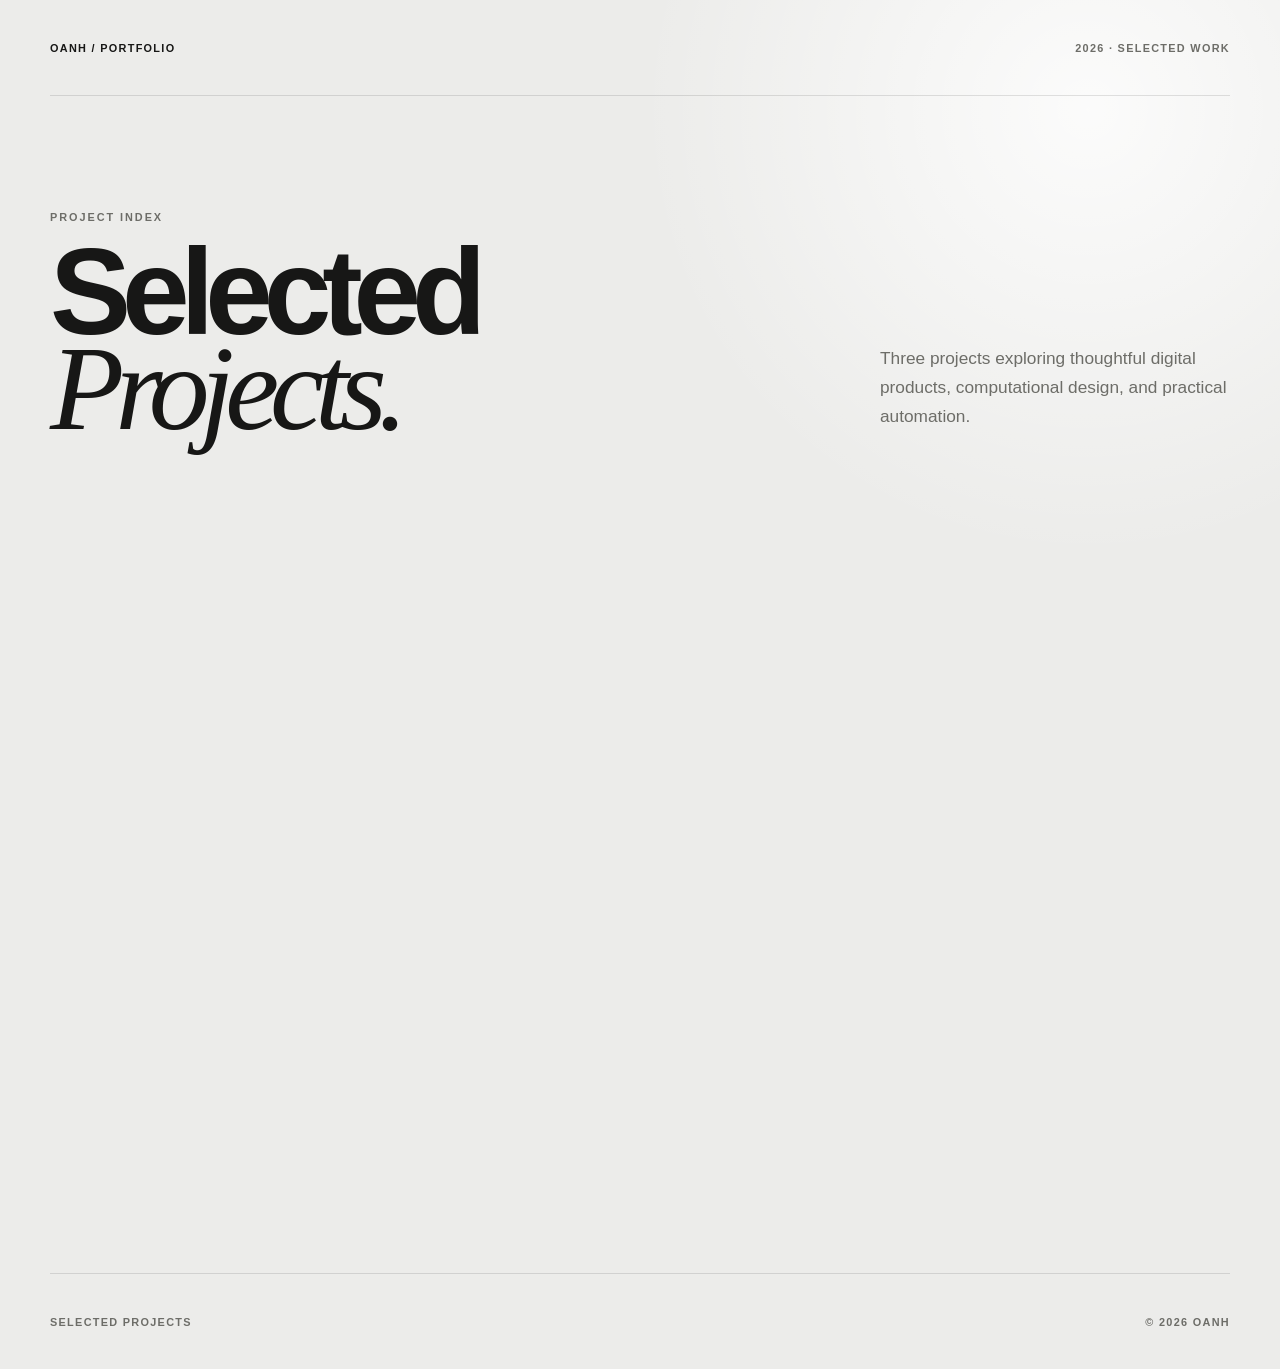
<file: index.html>
<!doctype html>
<html lang="en">
  <head>
    <meta charset="utf-8" />
    <meta name="viewport" content="width=device-width, initial-scale=1" />
    <meta http-equiv="refresh" content="0; url=./portfolio/" />
    <title>Portfolio</title>
    <link rel="canonical" href="./portfolio/" />
  </head>
  <body>
    <p><a href="./portfolio/">Open portfolio</a></p>
  </body>
</html>
</file>
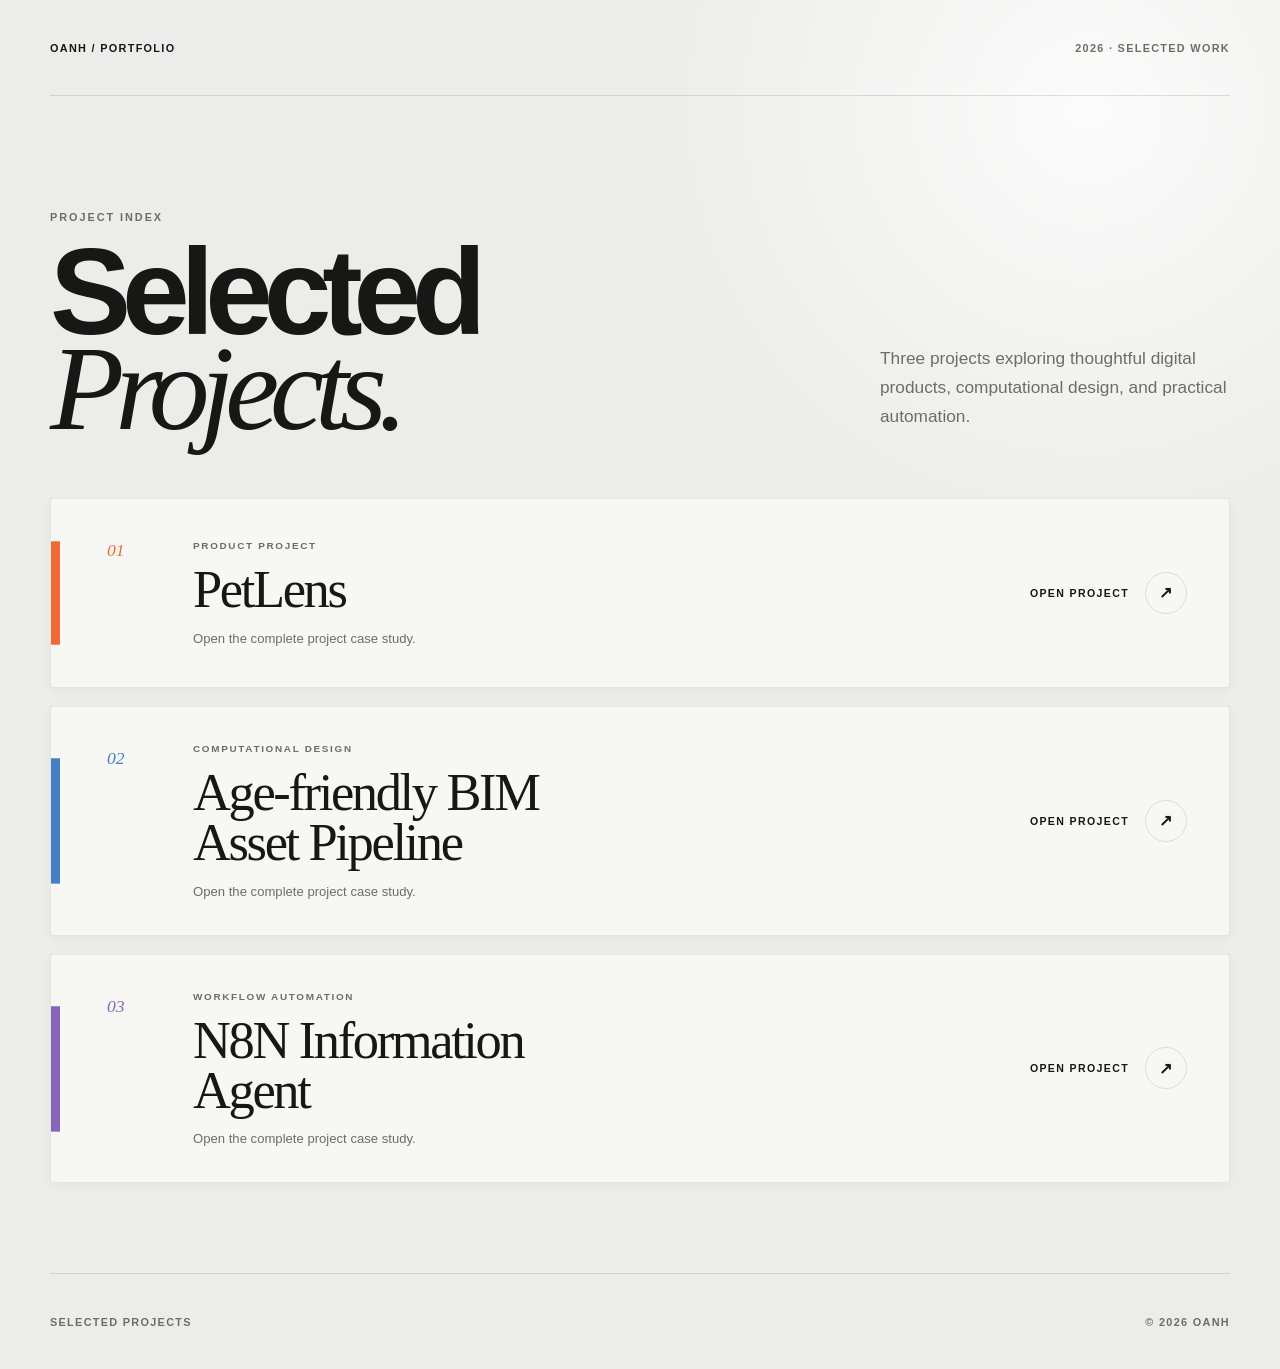
<file: portfolio/index.html>
<!doctype html>
<html lang="en">
  <head>
    <meta charset="utf-8" />
    <meta name="viewport" content="width=device-width, initial-scale=1" />
    <meta name="description" content="Selected projects by Oanh — PetLens, Age-friendly BIM Asset Pipeline, and N8N Information Agent." />
    <meta name="theme-color" content="#ececea" />
    <title>Selected Projects — Oanh</title>
    <link rel="stylesheet" href="./style.css" />
    <script src="./script.js" defer></script>
  </head>
  <body>
    <div class="page-shell">
      <header class="masthead">
        <a class="identity" href="./" aria-label="Selected Projects home">OANH / PORTFOLIO</a>
        <span class="edition">2026 · SELECTED WORK</span>
      </header>

      <main>
        <section class="intro" aria-labelledby="page-title">
          <p class="eyebrow">PROJECT INDEX</p>
          <h1 id="page-title">Selected<br /><em>Projects.</em></h1>
          <p class="intro-copy">Three projects exploring thoughtful digital products, computational design, and practical automation.</p>
        </section>

        <section class="project-list" aria-label="Project portfolio">
          <a class="project-card card-orange reveal" href="./pdf/petlens.pdf" target="_blank" rel="noopener" aria-label="Open PetLens project PDF">
            <span class="accent" aria-hidden="true"></span>
            <span class="project-number">01</span>
            <span class="project-content">
              <span class="project-type">PRODUCT PROJECT</span>
              <span class="project-title">PetLens</span>
              <span class="project-description">Open the complete project case study.</span>
            </span>
            <span class="project-action">OPEN PROJECT <span class="arrow" aria-hidden="true">↗</span></span>
          </a>

          <a class="project-card card-blue reveal" href="./pdf/agefriendly-bim.pdf" target="_blank" rel="noopener" aria-label="Open Age-friendly BIM Asset Pipeline project PDF">
            <span class="accent" aria-hidden="true"></span>
            <span class="project-number">02</span>
            <span class="project-content">
              <span class="project-type">COMPUTATIONAL DESIGN</span>
              <span class="project-title">Age-friendly BIM<br />Asset Pipeline</span>
              <span class="project-description">Open the complete project case study.</span>
            </span>
            <span class="project-action">OPEN PROJECT <span class="arrow" aria-hidden="true">↗</span></span>
          </a>

          <a class="project-card card-purple reveal" href="./pdf/n8n-information-agent.pdf" target="_blank" rel="noopener" aria-label="Open N8N Information Agent project PDF">
            <span class="accent" aria-hidden="true"></span>
            <span class="project-number">03</span>
            <span class="project-content">
              <span class="project-type">WORKFLOW AUTOMATION</span>
              <span class="project-title">N8N Information<br />Agent</span>
              <span class="project-description">Open the complete project case study.</span>
            </span>
            <span class="project-action">OPEN PROJECT <span class="arrow" aria-hidden="true">↗</span></span>
          </a>
        </section>
      </main>

      <footer>
        <span>SELECTED PROJECTS</span>
        <span>© <span id="year">2026</span> OANH</span>
      </footer>
    </div>
  </body>
</html>
</file>
<file: portfolio/style.css>
:root {
  color-scheme: light;
  --background: #ececea;
  --surface: #f8f8f5;
  --ink: #171716;
  --muted: #6d6d68;
  --line: rgba(23, 23, 22, 0.12);
  --orange: #ee6b36;
  --blue: #457fc4;
  --purple: #8664b8;
  --shadow: 0 24px 70px rgba(31, 31, 28, 0.14);
}

* {
  box-sizing: border-box;
}

html {
  scroll-behavior: smooth;
}

body {
  margin: 0;
  min-width: 320px;
  background:
    radial-gradient(circle at 85% 8%, rgba(255, 255, 255, 0.82), transparent 28rem),
    var(--background);
  color: var(--ink);
  font-family: Inter, "Helvetica Neue", Helvetica, Arial, sans-serif;
  -webkit-font-smoothing: antialiased;
}

a {
  color: inherit;
}

.page-shell {
  width: min(1180px, calc(100% - 48px));
  margin: 0 auto;
}

.masthead,
footer {
  display: flex;
  align-items: center;
  justify-content: space-between;
  letter-spacing: 0.12em;
  font-size: 0.68rem;
  font-weight: 700;
}

.masthead {
  min-height: 96px;
  border-bottom: 1px solid var(--line);
}

.identity {
  text-decoration: none;
}

.edition,
footer {
  color: var(--muted);
}

main {
  padding: clamp(70px, 9vw, 130px) 0 90px;
}

.intro {
  display: grid;
  grid-template-columns: 1fr minmax(240px, 350px);
  column-gap: 56px;
  align-items: end;
  margin-bottom: 62px;
}

.eyebrow {
  grid-column: 1 / -1;
  margin: 0 0 22px;
  color: var(--muted);
  font-size: 0.68rem;
  font-weight: 800;
  letter-spacing: 0.18em;
}

h1 {
  margin: 0;
  font-size: clamp(4rem, 9.5vw, 8.2rem);
  font-weight: 750;
  letter-spacing: -0.075em;
  line-height: 0.78;
}

h1 em {
  font-family: Georgia, "Times New Roman", serif;
  font-weight: 400;
}

.intro-copy {
  margin: 0 0 4px;
  color: var(--muted);
  font-size: clamp(0.95rem, 1.4vw, 1.08rem);
  line-height: 1.7;
}

.project-list {
  display: grid;
  gap: 18px;
}

.project-card {
  --card-accent: var(--orange);
  position: relative;
  display: grid;
  grid-template-columns: 56px minmax(0, 1fr) auto;
  align-items: center;
  gap: 30px;
  min-height: 190px;
  padding: 36px 42px 36px 56px;
  overflow: hidden;
  border: 1px solid rgba(23, 23, 22, 0.08);
  border-radius: 3px;
  background: rgba(248, 248, 245, 0.92);
  box-shadow: 0 3px 10px rgba(31, 31, 28, 0.035);
  text-decoration: none;
  transform: translateY(0);
  transition: transform 260ms ease, box-shadow 260ms ease, background 260ms ease;
}

.project-card::after {
  content: "";
  position: absolute;
  inset: 0;
  background: linear-gradient(110deg, transparent 55%, color-mix(in srgb, var(--card-accent) 7%, transparent));
  opacity: 0;
  pointer-events: none;
  transition: opacity 260ms ease;
}

.project-card:hover,
.project-card:focus-visible {
  z-index: 1;
  background: #fff;
  box-shadow: var(--shadow);
  transform: translateY(-7px);
}

.project-card:hover::after,
.project-card:focus-visible::after {
  opacity: 1;
}

.project-card:focus-visible {
  outline: 3px solid color-mix(in srgb, var(--card-accent) 62%, white);
  outline-offset: 4px;
}

.accent {
  position: absolute;
  inset: 0 auto 0 0;
  width: 9px;
  background: var(--card-accent);
  transform: scaleY(0.55);
  transform-origin: center;
  transition: transform 260ms ease;
}

.project-card:hover .accent,
.project-card:focus-visible .accent {
  transform: scaleY(1);
}

.card-blue {
  --card-accent: var(--blue);
}

.card-purple {
  --card-accent: var(--purple);
}

.project-number {
  align-self: start;
  padding-top: 5px;
  color: var(--card-accent);
  font-family: Georgia, "Times New Roman", serif;
  font-size: 1.1rem;
  font-style: italic;
}

.project-content {
  display: flex;
  flex-direction: column;
  align-items: flex-start;
}

.project-type {
  margin-bottom: 13px;
  color: var(--muted);
  font-size: 0.62rem;
  font-weight: 800;
  letter-spacing: 0.17em;
}

.project-title {
  font-family: Georgia, "Times New Roman", serif;
  font-size: clamp(2rem, 4.1vw, 3.5rem);
  letter-spacing: -0.045em;
  line-height: 0.96;
}

.project-description {
  margin-top: 16px;
  color: var(--muted);
  font-size: 0.82rem;
}

.project-action {
  position: relative;
  z-index: 1;
  display: inline-flex;
  align-items: center;
  gap: 16px;
  white-space: nowrap;
  font-size: 0.66rem;
  font-weight: 800;
  letter-spacing: 0.13em;
}

.arrow {
  display: grid;
  width: 42px;
  height: 42px;
  place-items: center;
  border: 1px solid var(--line);
  border-radius: 50%;
  font-size: 1rem;
  transition: color 220ms ease, background 220ms ease, border-color 220ms ease, transform 220ms ease;
}

.project-card:hover .arrow,
.project-card:focus-visible .arrow {
  border-color: var(--card-accent);
  background: var(--card-accent);
  color: white;
  transform: rotate(8deg);
}

.reveal {
  opacity: 0;
  transform: translateY(24px);
}

.reveal.is-visible {
  opacity: 1;
  transform: translateY(0);
  transition: opacity 650ms ease, transform 650ms cubic-bezier(0.22, 1, 0.36, 1), box-shadow 260ms ease, background 260ms ease;
}

.reveal.is-visible:hover,
.reveal.is-visible:focus-visible {
  transform: translateY(-7px);
}

.reveal:nth-child(2) {
  transition-delay: 100ms;
}

.reveal:nth-child(3) {
  transition-delay: 200ms;
}

footer {
  min-height: 96px;
  border-top: 1px solid var(--line);
}

@media (max-width: 760px) {
  .page-shell {
    width: min(100% - 28px, 1180px);
  }

  .masthead {
    min-height: 74px;
  }

  .edition {
    display: none;
  }

  main {
    padding: 64px 0 70px;
  }

  .intro {
    display: block;
    margin-bottom: 44px;
  }

  h1 {
    font-size: clamp(3.7rem, 20vw, 6.5rem);
  }

  .intro-copy {
    max-width: 30rem;
    margin-top: 34px;
  }

  .project-card {
    grid-template-columns: 32px minmax(0, 1fr);
    gap: 17px;
    min-height: 230px;
    padding: 30px 24px 28px 32px;
  }

  .project-action {
    grid-column: 2;
    margin-top: 4px;
  }

  .project-title {
    font-size: clamp(2rem, 10vw, 3rem);
  }
}

@media (prefers-reduced-motion: reduce) {
  html {
    scroll-behavior: auto;
  }

  *,
  *::before,
  *::after {
    scroll-behavior: auto !important;
    transition-duration: 0.01ms !important;
    animation-duration: 0.01ms !important;
    animation-iteration-count: 1 !important;
  }

  .reveal {
    opacity: 1;
    transform: none;
  }
}
</file>
